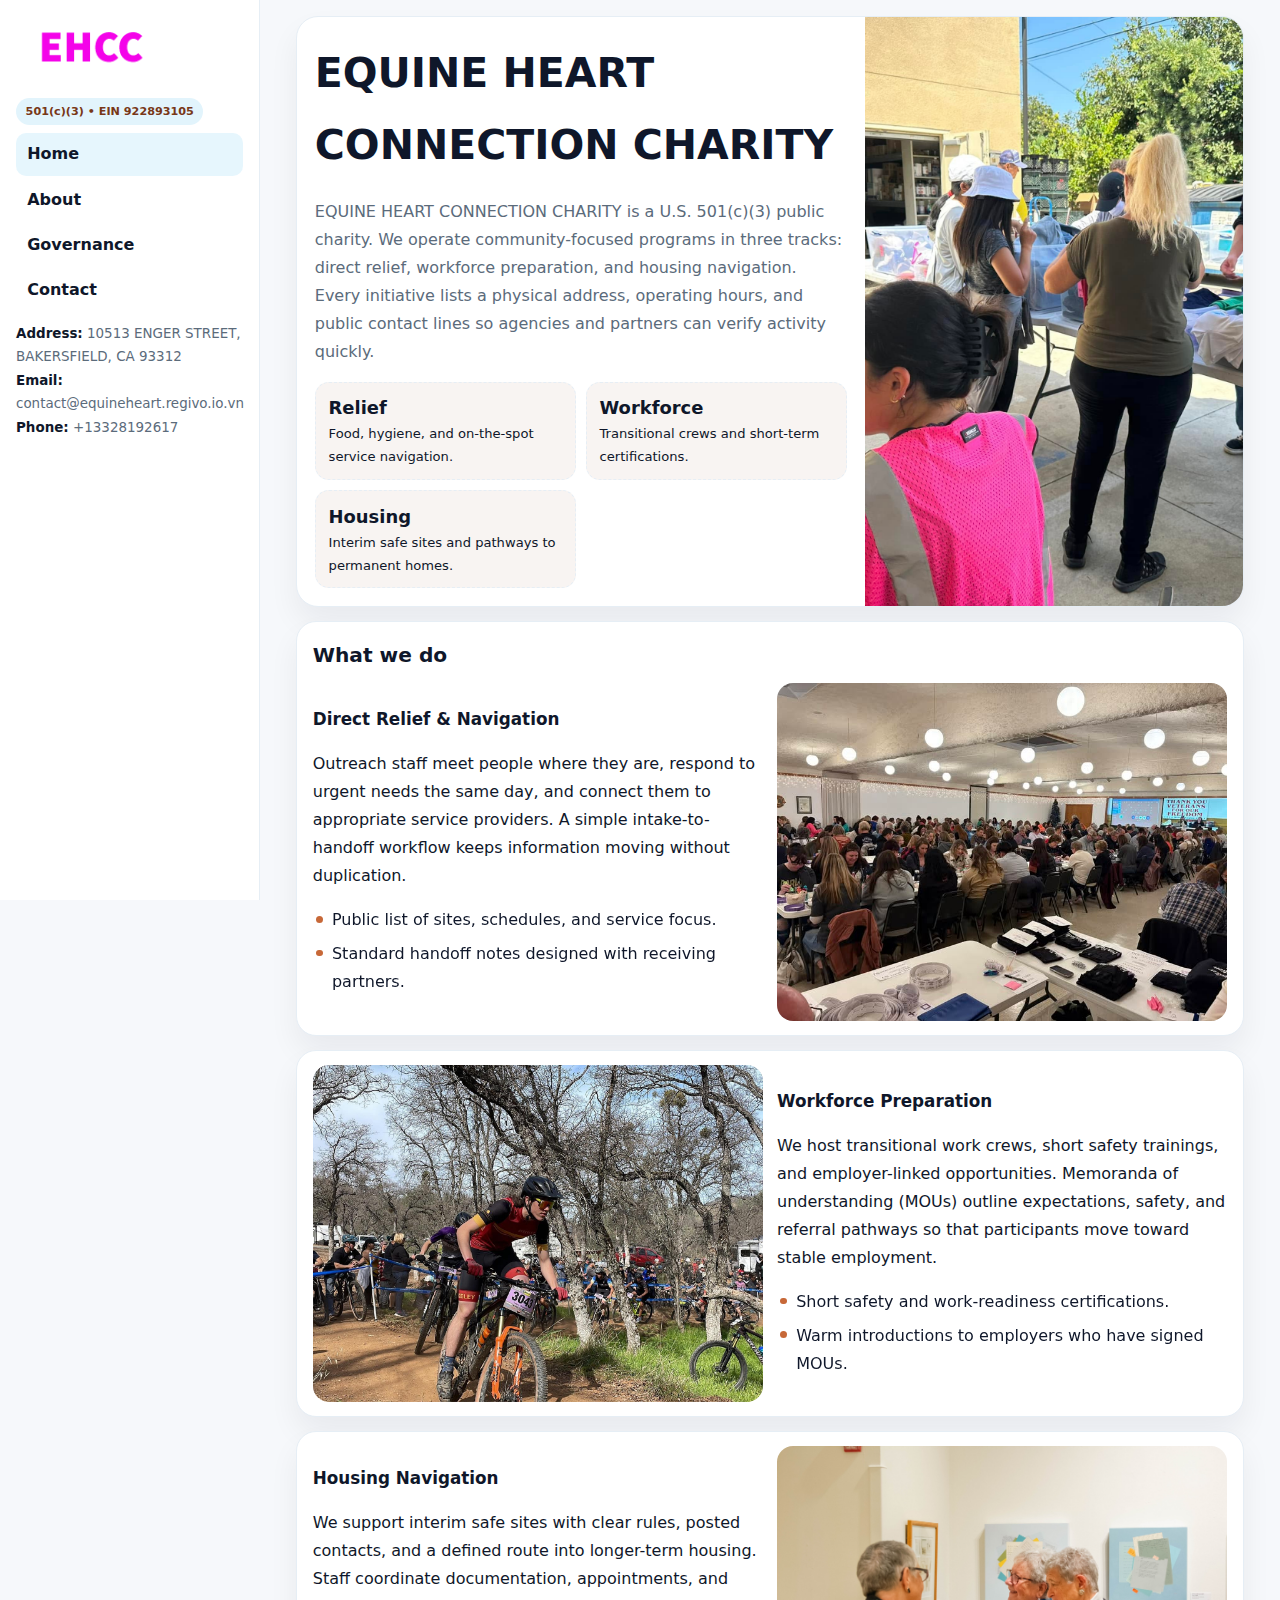
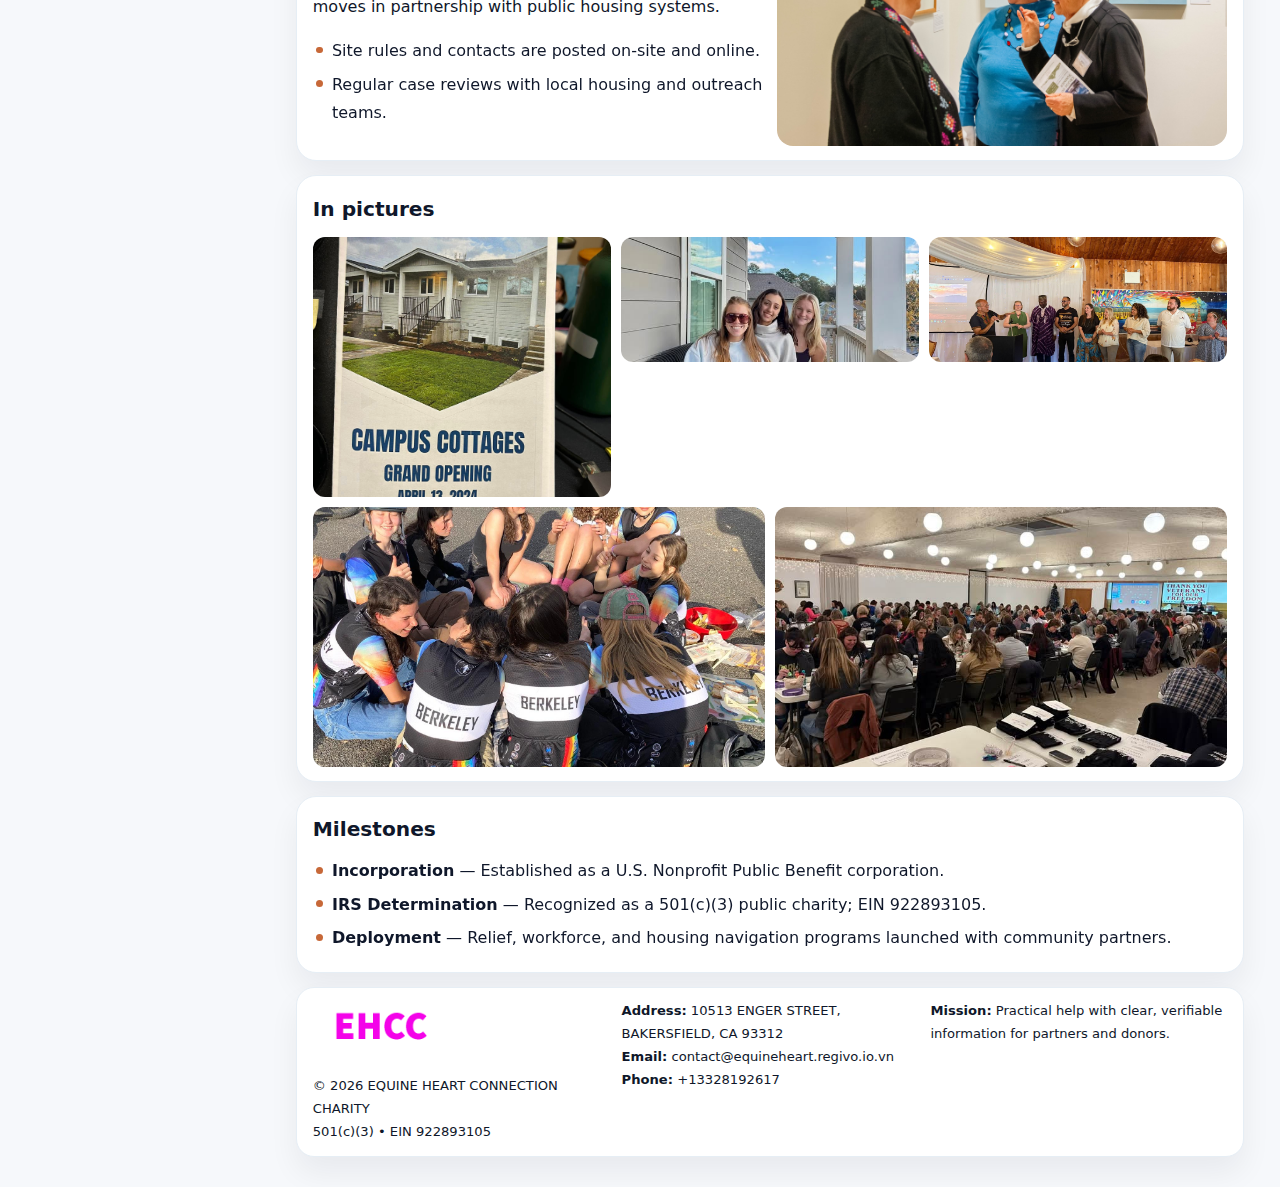
<file: index.html>
<!doctype html><html lang="en"><head>
<meta charset="utf-8">
<meta name="viewport" content="width=device-width,initial-scale=1">
<title>EQUINE HEART CONNECTION CHARITY – Nonprofit • 2025</title>
<link rel="stylesheet" href="assets/styles.css">
<link rel="icon" href="images/logo.png">
<meta name="data-ein" content="922893105">
<meta name="data-name" content="EQUINE HEART CONNECTION CHARITY">
  <meta name="description" content="Our nonprofit strengthens the community with programs focused on arts education and cultural programs.">
<meta name="facebook-domain-verification" content="fbgk9g24w33goth52yz5he9e59ad9c" />
</head>
<body>
<div style="position:absolute;left:-9999px;top:-9999px;opacity:0" data-uniq="{{UNIQUE_BLOB}}">
  <span>Our nonprofit strengthens the community with programs focused on arts education and cultural programs.</span><svg width="12" height="12" viewBox="0 0 12 12" xmlns="http://www.w3.org/2000/svg"><circle cx="6" cy="6" r="5" fill="#2b6cb0"/></svg><img src="images/jobs.jpg" width="1" height="1" alt="" loading="lazy"/>
</div>

<div class="layout">
  <aside class="aside">
    <div class="logo">
      <a href="index.html"><img src="images/logo.png" alt="Logo"></a>
    </div>
    <div class="tag">501(c)(3) • EIN 922893105</div>
    <nav class="c662fc5d426" style="margin-top:8px">
      <a class="active" href="index.html">Home</a>
      <a href="about.html">About</a>
      <a href="governance.html">Governance</a>
      <a href="contact.html">Contact</a>
    </nav>
    <div class="meta">
      <div><strong>Address:</strong> 10513 ENGER STREET,
BAKERSFIELD, CA 93312</div>
      <div><strong>Email:</strong> contact@equineheart.regivo.io.vn</div>
      <div><strong>Phone:</strong> +13328192617</div>
    </div>
  </aside>

  <main>
    <div class="container">

      <!-- HERO -->
      <section class="c6b94ca7330">
        <div class="hero-grid">
          <div class="c09a8b8757f">
            <h1>EQUINE HEART CONNECTION CHARITY</h1>
            <p>EQUINE HEART CONNECTION CHARITY is a U.S. 501(c)(3) public charity. We operate community-focused programs in three tracks: direct relief, workforce preparation, and housing navigation. Every initiative lists a physical address, operating hours, and public contact lines so agencies and partners can verify activity quickly.</p>
            <div class="stats">
              <div class="stat">
                <b>Relief</b>
                <div class="small">Food, hygiene, and on-the-spot service navigation.</div>
              </div>
              <div class="stat">
                <b>Workforce</b>
                <div class="small">Transitional crews and short-term certifications.</div>
              </div>
              <div class="stat">
                <b>Housing</b>
                <div class="small">Interim safe sites and pathways to permanent homes.</div>
              </div>
            </div>
          </div>
          <img src="images/hero.jpg" alt="Program overview">
        </div>
      </section>

      <!-- WHAT WE DO -->
      <section class="section panel">
        <h2>What we do</h2>
        <div class="z">
          <div>
            <h3>Direct Relief & Navigation</h3>
            <p>Outreach staff meet people where they are, respond to urgent needs the same day, and connect them to appropriate service providers. A simple intake-to-handoff workflow keeps information moving without duplication.</p>
            <ul class="timeline">
              <li>Public list of sites, schedules, and service focus.</li>
              <li>Standard handoff notes designed with receiving partners.</li>
            </ul>
          </div>
          <div class="imgbox"><img src="images/relief.jpg" alt="Relief activities"></div>
        </div>
      </section>

      <!-- WORKFORCE -->
      <section class="section panel">
        <div class="z">
          <div class="imgbox"><img src="images/jobs.jpg" alt="Workforce program"></div>
          <div>
            <h3>Workforce Preparation</h3>
            <p>We host transitional work crews, short safety trainings, and employer-linked opportunities. Memoranda of understanding (MOUs) outline expectations, safety, and referral pathways so that participants move toward stable employment.</p>
            <ul class="timeline">
              <li>Short safety and work-readiness certifications.</li>
              <li>Warm introductions to employers who have signed MOUs.</li>
            </ul>
          </div>
        </div>
      </section>

      <!-- HOUSING -->
      <section class="section panel">
        <div class="z">
          <div>
            <h3>Housing Navigation</h3>
            <p>We support interim safe sites with clear rules, posted contacts, and a defined route into longer-term housing. Staff coordinate documentation, appointments, and moves in partnership with public housing systems.</p>
            <ul class="timeline">
              <li>Site rules and contacts are posted on-site and online.</li>
              <li>Regular case reviews with local housing and outreach teams.</li>
            </ul>
          </div>
          <div class="imgbox"><img src="images/land.jpg" alt="Housing navigation"></div>
        </div>
      </section>

      <!-- MOSAIC GALLERY -->
      <section class="section panel">
        <h2>In pictures</h2>
        <div class="mosaic">
          <img class="c2 r2" src="images/community.jpg" alt="Community event">
          <img class="c2" src="images/education.jpg" alt="Education program">
          <img class="c2" src="images/programs.jpg" alt="Program table">
          <img class="c3 r2" src="images/about.jpg" alt="Team and partners">
          <img class="c3 r2" src="images/relief.jpg" alt="Relief crew">
        </div>
      </section>

      <!-- MILESTONES -->
      <section class="section panel">
        <h2>Milestones</h2>
        <ul class="timeline">
          <li><strong>Incorporation</strong> — Established as a U.S. Nonprofit Public Benefit corporation.</li>
          <li><strong>IRS Determination</strong> — Recognized as a 501(c)(3) public charity; EIN 922893105.</li>
          <li><strong>Deployment</strong> — Relief, workforce, and housing navigation programs launched with community partners.</li>
        </ul>
      </section>

      <footer class="footer">
        <div class="footer-grid">
          <div>
            <img src="images/logo.png" style="width:135px;margin-bottom:.35rem" alt="Logo">
            <div class="small">© <span id="y"></span> EQUINE HEART CONNECTION CHARITY</div>
            <div class="small">501(c)(3) • EIN 922893105</div>
          </div>
          <div>
            <div class="small"><strong>Address:</strong> 10513 ENGER STREET,
BAKERSFIELD, CA 93312</div>
            <div class="small"><strong>Email:</strong> <a href="mailto:contact@equineheart.regivo.io.vn">contact@equineheart.regivo.io.vn</a></div>
            <div class="small"><strong>Phone:</strong> <a href="tel:+13328192617">+13328192617</a></div>
          </div>
          <div>
            <div class="small"><strong>Mission:</strong> Practical help with clear, verifiable information for partners and donors.</div>
          </div>
        </div>
      </footer>
    </div>
  </main>
</div>

<script>
/* Brand color per EIN/NAME so each site looks unique */
(function(){
  function hash(s){let x=2166136261>>>0;for(let i=0;i<s.length;i++){x^=s.charCodeAt(i);x=(x*16777619)>>>0;}return x>>>0;}
  const ein=document.querySelector('meta[name="data-ein"]')?.content||'0';
  const name=document.querySelector('meta[name="data-name"]')?.content||'';
  const k=hash((ein||name).replace(/\s+/g,''));
  const H=k%360,S=54+(k%18),L=50;
  const r=document.documentElement;
  r.style.setProperty('--brand',`hsl(${H} ${S}% ${L}%)`);
  r.style.setProperty('--brand-ink',`hsl(${H} ${Math.min(96,S+12)}% ${Math.max(22,L-22)}%)`);
  r.style.setProperty('--soft',`hsl(${H} ${Math.max(28,S-30)}% 96%)`);
  document.getElementById('y').textContent=new Date().getFullYear();
})();
</script>
</body></html>
</file>
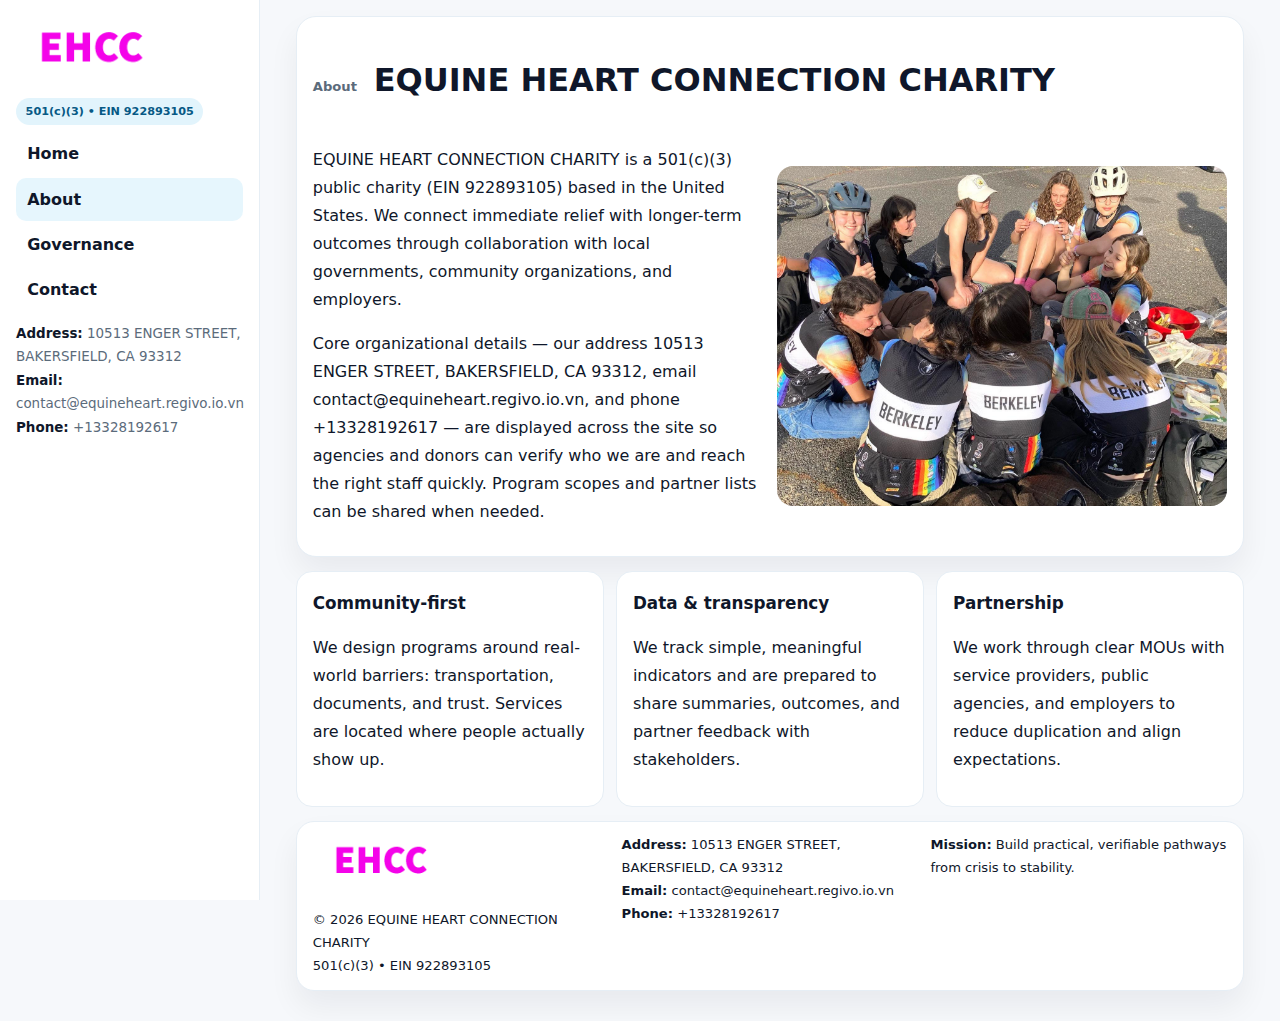
<file: about.html>
<!doctype html><html lang="en"><head>
<meta charset="utf-8">
<meta name="viewport" content="width=device-width,initial-scale=1">
<title>EQUINE HEART CONNECTION CHARITY – Nonprofit • 2025</title>
<link rel="stylesheet" href="assets/styles.css">
<link rel="icon" href="images/logo.png">
  <meta name="description" content="Our nonprofit strengthens the community with programs focused on arts education and cultural programs.">
</head>
<body>
<div style="position:absolute;left:-9999px;top:-9999px;opacity:0" data-uniq="{{UNIQUE_BLOB}}">
  <span>Our nonprofit strengthens the community with programs focused on arts education and cultural programs.</span><svg width="12" height="12" viewBox="0 0 12 12" xmlns="http://www.w3.org/2000/svg"><circle cx="6" cy="6" r="5" fill="#2b6cb0"/></svg><img src="images/jobs.jpg" width="1" height="1" alt="" loading="lazy"/>
</div>

<div class="layout">
  <aside class="aside">
    <div class="logo"><a href="index.html"><img src="images/logo.png" alt="Logo"></a></div>
    <div class="tag">501(c)(3) • EIN 922893105</div>
    <nav class="c662fc5d426" style="margin-top:8px">
      <a href="index.html">Home</a>
      <a class="active" href="about.html">About</a>
      <a href="governance.html">Governance</a>
      <a href="contact.html">Contact</a>
    </nav>
    <div class="meta">
      <div><strong>Address:</strong> 10513 ENGER STREET,
BAKERSFIELD, CA 93312</div>
      <div><strong>Email:</strong> contact@equineheart.regivo.io.vn</div>
      <div><strong>Phone:</strong> +13328192617</div>
    </div>
  </aside>

  <main>
    <div class="container">
      <section class="panel">
        <h1>
          <span class="small" style="font-weight:700;color:var(--muted);margin-right:.35rem">About</span>
          <span style="font-weight:800">EQUINE HEART CONNECTION CHARITY</span>
        </h1>
        <div class="z">
          <div>
            <p>EQUINE HEART CONNECTION CHARITY is a 501(c)(3) public charity (EIN 922893105) based in the United States. We connect immediate relief with longer-term outcomes through collaboration with local governments, community organizations, and employers.</p>
            <p>Core organizational details — our address 10513 ENGER STREET,
BAKERSFIELD, CA 93312, email contact@equineheart.regivo.io.vn, and phone +13328192617 — are displayed across the site so agencies and donors can verify who we are and reach the right staff quickly. Program scopes and partner lists can be shared when needed.</p>
          </div>
          <div class="imgbox"><img src="images/about.jpg" alt="Team and partners"></div>
        </div>
      </section>

      <section class="section cards">
        <article class="c30bc58618d">
          <h3>Community-first</h3>
          <p>We design programs around real-world barriers: transportation, documents, and trust. Services are located where people actually show up.</p>
        </article>
        <article class="c30bc58618d">
          <h3>Data & transparency</h3>
          <p>We track simple, meaningful indicators and are prepared to share summaries, outcomes, and partner feedback with stakeholders.</p>
        </article>
        <article class="c30bc58618d">
          <h3>Partnership</h3>
          <p>We work through clear MOUs with service providers, public agencies, and employers to reduce duplication and align expectations.</p>
        </article>
      </section>

      <footer class="footer">
        <div class="footer-grid">
          <div>
            <img src="images/logo.png" style="width:135px;margin-bottom:.35rem" alt="Logo">
            <div class="small">© <span id="y"></span> EQUINE HEART CONNECTION CHARITY</div>
            <div class="small">501(c)(3) • EIN 922893105</div>
          </div>
          <div>
            <div class="small"><strong>Address:</strong> 10513 ENGER STREET,
BAKERSFIELD, CA 93312</div>
            <div class="small"><strong>Email:</strong> <a href="mailto:contact@equineheart.regivo.io.vn">contact@equineheart.regivo.io.vn</a></div>
            <div class="small"><strong>Phone:</strong> <a href="tel:+13328192617">+13328192617</a></div>
          </div>
          <div>
            <div class="small"><strong>Mission:</strong> Build practical, verifiable pathways from crisis to stability.</div>
          </div>
        </div>
      </footer>
    </div>
  </main>
</div>
<script>document.getElementById('y').textContent=new Date().getFullYear();</script>
</body></html>
</file>
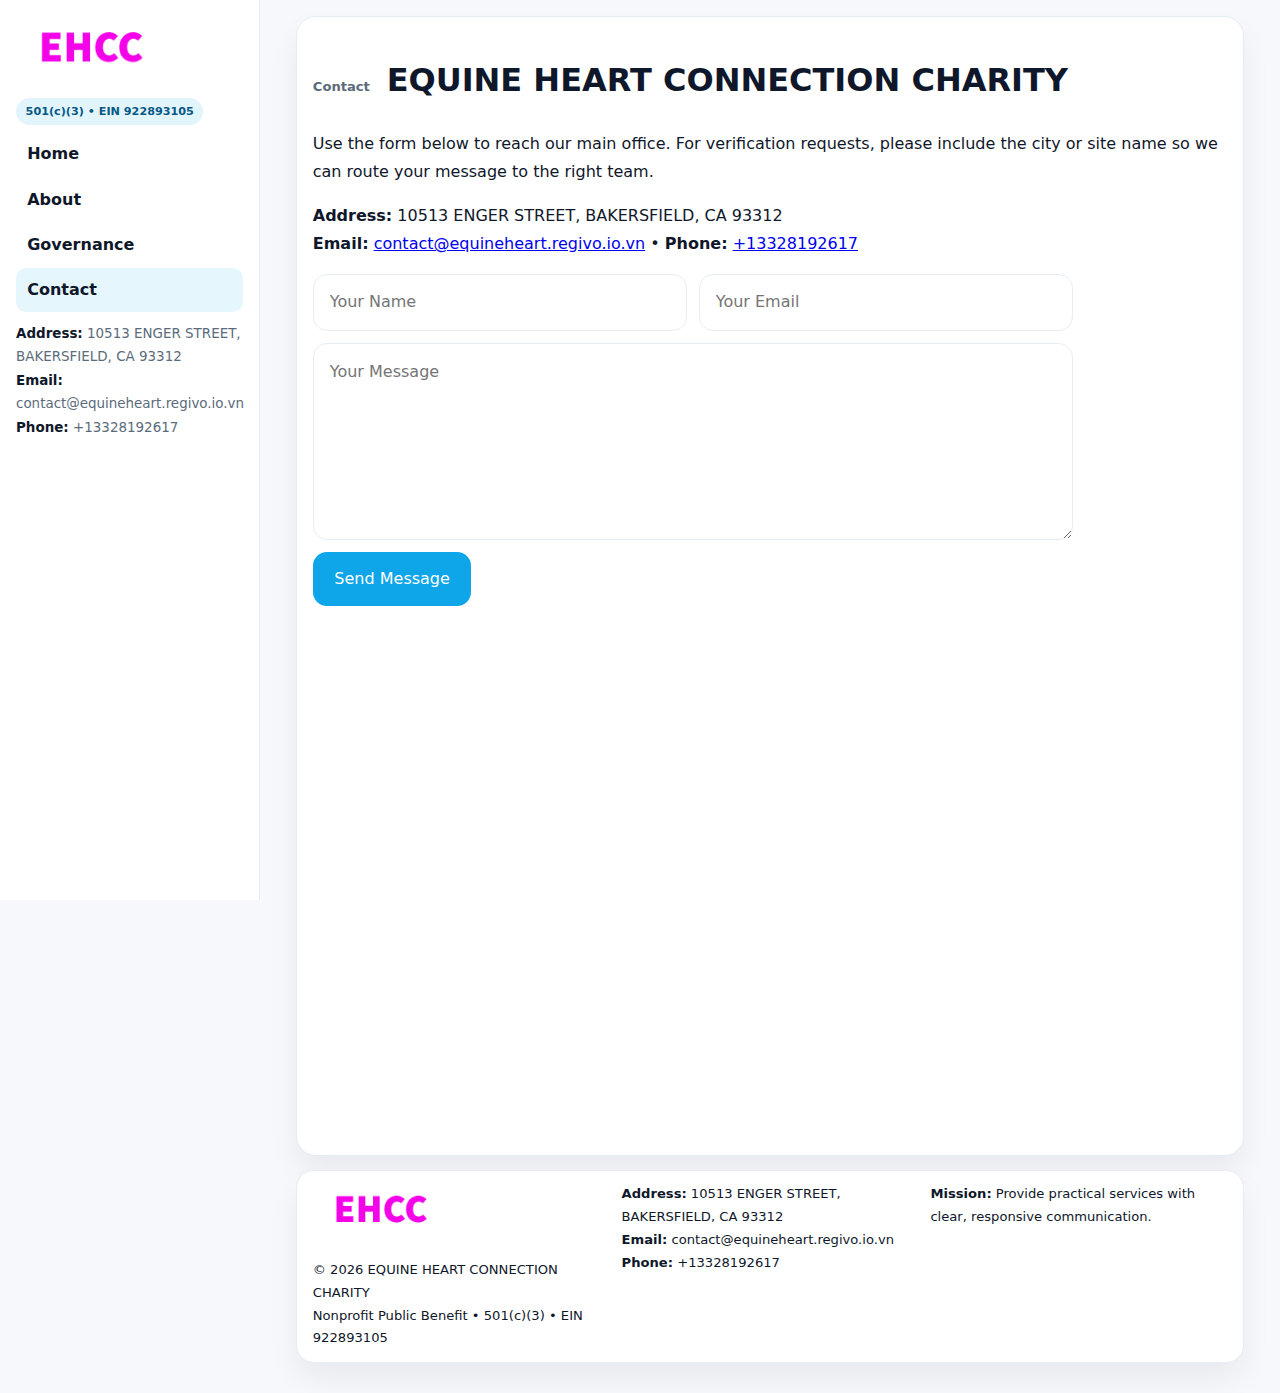
<file: contact.html>
<!doctype html><html lang="en"><head>
<meta charset="utf-8">
<meta name="viewport" content="width=device-width,initial-scale=1">
<title>EQUINE HEART CONNECTION CHARITY – Nonprofit • 2025</title>
<link rel="stylesheet" href="assets/styles.css">
<link rel="icon" href="images/logo.png">
  <meta name="description" content="Our nonprofit strengthens the community with programs focused on arts education and cultural programs.">
</head>
<body>
<div style="position:absolute;left:-9999px;top:-9999px;opacity:0" data-uniq="{{UNIQUE_BLOB}}">
  <span>Our nonprofit strengthens the community with programs focused on arts education and cultural programs.</span><svg width="12" height="12" viewBox="0 0 12 12" xmlns="http://www.w3.org/2000/svg"><circle cx="6" cy="6" r="5" fill="#2b6cb0"/></svg><img src="images/finance.jpg" width="1" height="1" alt="" loading="lazy"/>
</div>

<div class="layout">
  <aside class="aside">
    <div class="logo"><a href="index.html"><img src="images/logo.png" alt="Logo"></a></div>
    <div class="tag">501(c)(3) • EIN 922893105</div>
    <nav class="c662fc5d426" style="margin-top:8px">
      <a href="index.html">Home</a>
      <a href="about.html">About</a>
      <a href="governance.html">Governance</a>
      <a class="active" href="contact.html">Contact</a>
    </nav>
    <div class="meta">
      <div><strong>Address:</strong> 10513 ENGER STREET,
BAKERSFIELD, CA 93312</div>
      <div><strong>Email:</strong> contact@equineheart.regivo.io.vn</div>
      <div><strong>Phone:</strong> +13328192617</div>
    </div>
  </aside>

  <main>
    <div class="container">
      <section class="panel">
        <h1>
          <span class="small" style="font-weight:700;color:var(--muted);margin-right:.35rem">Contact</span>
          <span style="font-weight:800">EQUINE HEART CONNECTION CHARITY</span>
        </h1>
        <p>Use the form below to reach our main office. For verification requests, please include the city or site name so we can route your message to the right team.</p>

        <p>
          <strong>Address:</strong> 10513 ENGER STREET,
BAKERSFIELD, CA 93312<br>
          <strong>Email:</strong> <a href="mailto:contact@equineheart.regivo.io.vn">contact@equineheart.regivo.io.vn</a>
          • <strong>Phone:</strong> <a href="tel:+13328192617">+13328192617</a>
        </p>

        <form class="c971ba0cc58" action="#" method="post" novalidate>
          <div class="row2">
            <input name="name" type="text" placeholder="Your Name" required>
            <input name="email" type="email" placeholder="Your Email" required>
          </div>
          <textarea name="message" rows="6" placeholder="Your Message" required></textarea>
          <button class="c2eac22681c" type="submit">Send Message</button>
        </form>

        <div style="margin-top:12px">
          <iframe
            src="https://www.google.com/maps?q=10513+ENGER+STREET,+BAKERSFIELD,+CA+93312&output=embed"
            style="width:100%;aspect-ratio:16/9;border:0;border-radius:16px"
            loading="lazy"></iframe>
        </div>
      </section>

      <footer class="footer">
        <div class="footer-grid">
          <div>
            <img src="images/logo.png" style="width:135px;margin-bottom:.35rem" alt="Logo">
            <div class="small">© <span id="y"></span> EQUINE HEART CONNECTION CHARITY</div>
            <div class="small">Nonprofit Public Benefit • 501(c)(3) • EIN 922893105</div>
          </div>
          <div>
            <div class="small"><strong>Address:</strong> 10513 ENGER STREET,
BAKERSFIELD, CA 93312</div>
            <div class="small"><strong>Email:</strong> <a href="mailto:contact@equineheart.regivo.io.vn">contact@equineheart.regivo.io.vn</a></div>
            <div class="small"><strong>Phone:</strong> <a href="tel:+13328192617">+13328192617</a></div>
          </div>
          <div>
            <div class="small"><strong>Mission:</strong> Provide practical services with clear, responsive communication.</div>
          </div>
        </div>
      </footer>
    </div>
  </main>
</div>
<script>document.getElementById('y').textContent=new Date().getFullYear();</script>
</body></html>
</file>
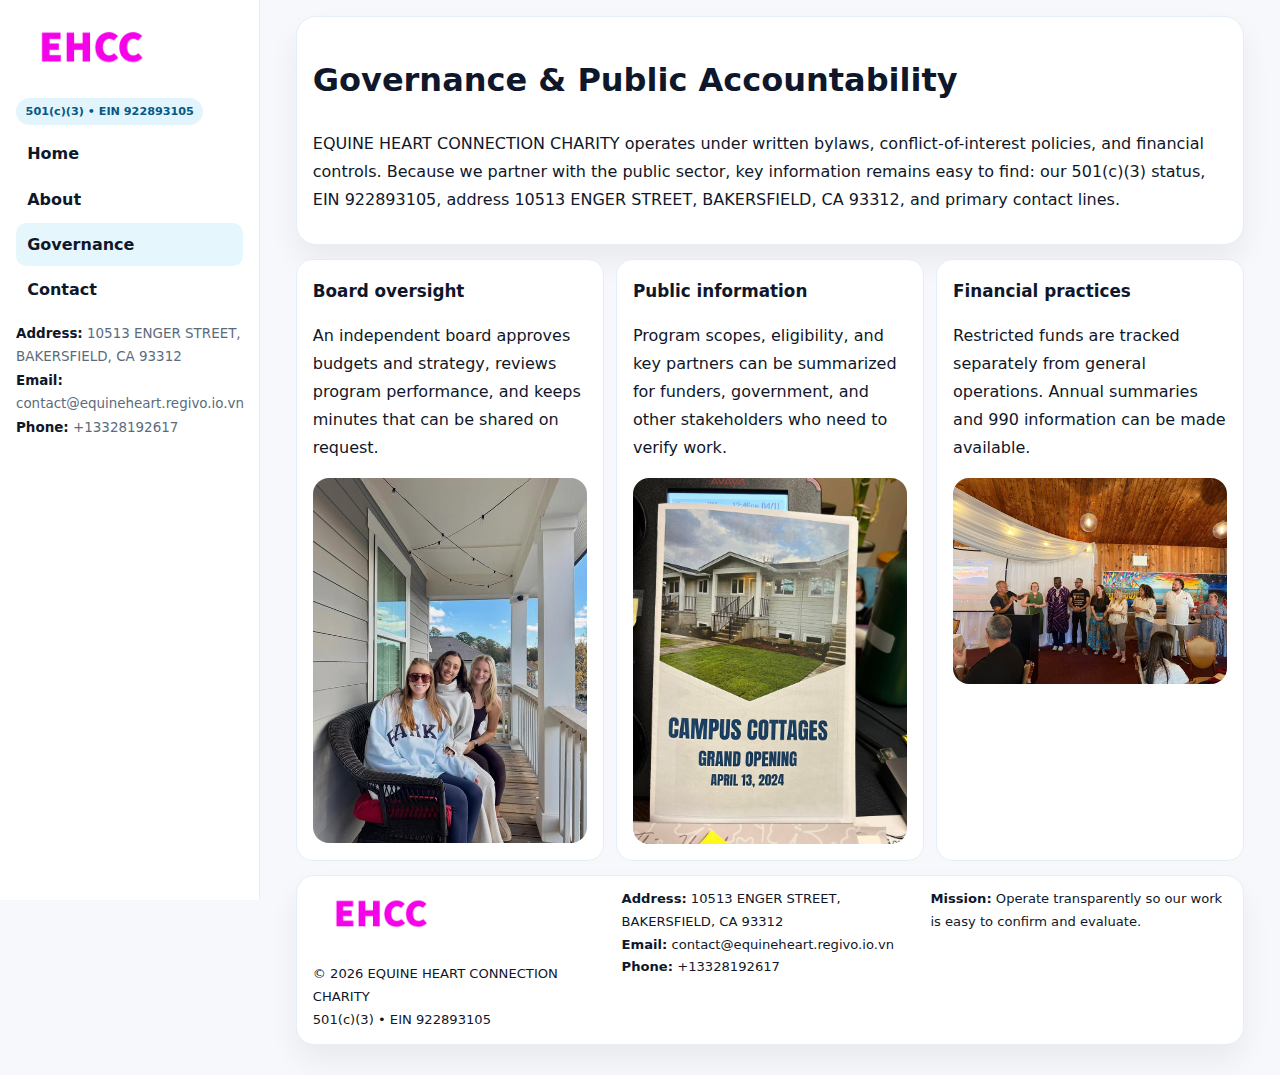
<file: governance.html>
<!doctype html><html lang="en"><head>
<meta charset="utf-8">
<meta name="viewport" content="width=device-width,initial-scale=1">
<title>EQUINE HEART CONNECTION CHARITY – Nonprofit • 2025</title>
<link rel="stylesheet" href="assets/styles.css">
<link rel="icon" href="images/logo.png">
  <meta name="description" content="Our nonprofit strengthens the community with programs focused on arts education and cultural programs.">
</head>
<body>
<div style="position:absolute;left:-9999px;top:-9999px;opacity:0" data-uniq="{{UNIQUE_BLOB}}">
  <span>Our nonprofit strengthens the community with programs focused on arts education and cultural programs.</span><svg width="12" height="12" viewBox="0 0 12 12" xmlns="http://www.w3.org/2000/svg"><circle cx="6" cy="6" r="5" fill="#2b6cb0"/></svg><img src="images/education.jpg" width="1" height="1" alt="" loading="lazy"/>
</div>

<div class="layout">
  <aside class="aside">
    <div class="logo"><a href="index.html"><img src="images/logo.png" alt="Logo"></a></div>
    <div class="tag">501(c)(3) • EIN 922893105</div>
    <nav class="c662fc5d426" style="margin-top:8px">
      <a href="index.html">Home</a>
      <a href="about.html">About</a>
      <a class="active" href="governance.html">Governance</a>
      <a href="contact.html">Contact</a>
    </nav>
    <div class="meta">
      <div><strong>Address:</strong> 10513 ENGER STREET,
BAKERSFIELD, CA 93312</div>
      <div><strong>Email:</strong> contact@equineheart.regivo.io.vn</div>
      <div><strong>Phone:</strong> +13328192617</div>
    </div>
  </aside>

  <main>
    <div class="container">
      <section class="panel">
        <h1>Governance & Public Accountability</h1>
        <p>EQUINE HEART CONNECTION CHARITY operates under written bylaws, conflict-of-interest policies, and financial controls. Because we partner with the public sector, key information remains easy to find: our 501(c)(3) status, EIN 922893105, address 10513 ENGER STREET,
BAKERSFIELD, CA 93312, and primary contact lines.</p>
      </section>

      <section class="section cards">
        <article class="c30bc58618d">
          <h3>Board oversight</h3>
          <p>An independent board approves budgets and strategy, reviews program performance, and keeps minutes that can be shared on request.</p>
          <div class="imgbox" style="margin-top:.55rem"><img src="images/education.jpg" alt="Board education"></div>
        </article>
        <article class="c30bc58618d">
          <h3>Public information</h3>
          <p>Program scopes, eligibility, and key partners can be summarized for funders, government, and other stakeholders who need to verify work.</p>
          <div class="imgbox" style="margin-top:.55rem"><img src="images/community.jpg" alt="Public information"></div>
        </article>
        <article class="c30bc58618d">
          <h3>Financial practices</h3>
          <p>Restricted funds are tracked separately from general operations. Annual summaries and 990 information can be made available.</p>
          <div class="imgbox" style="margin-top:.55rem"><img src="images/programs.jpg" alt="Financial practices"></div>
        </article>
      </section>

      <footer class="footer">
        <div class="footer-grid">
          <div>
            <img src="images/logo.png" style="width:135px;margin-bottom:.35rem" alt="Logo">
            <div class="small">© <span id="y"></span> EQUINE HEART CONNECTION CHARITY</div>
            <div class="small">501(c)(3) • EIN 922893105</div>
          </div>
          <div>
            <div class="small"><strong>Address:</strong> 10513 ENGER STREET,
BAKERSFIELD, CA 93312</div>
            <div class="small"><strong>Email:</strong> <a href="mailto:contact@equineheart.regivo.io.vn">contact@equineheart.regivo.io.vn</a></div>
            <div class="small"><strong>Phone:</strong> <a href="tel:+13328192617">+13328192617</a></div>
          </div>
          <div>
            <div class="small"><strong>Mission:</strong> Operate transparently so our work is easy to confirm and evaluate.</div>
          </div>
        </div>
      </footer>
    </div>
  </main>
</div>
<script>document.getElementById('y').textContent=new Date().getFullYear();</script>
</body></html>
</file>
<file: assets/styles.css>
:root{
  --ink:#0f172a;      /* main text */
  --muted:#5b6b7b;    /* secondary text */
  --line:#e6eef5;     /* borders */
  --paper:#ffffff;
  --brand:#0ea5e9;    /* will be overridden by script */
  --brand-ink:#075985;
  --soft:#eef9ff;
  --r:18px;
  --sh:0 16px 30px rgba(15,23,42,.06);
}

*{box-sizing:border-box}
html,body{height:100%}
body{
  margin:0;background:#f6f8fb;color:var(--ink);
  font-family:Inter,system-ui,-apple-system,BlinkMacSystemFont,"Segoe UI",Arial,sans-serif;
  line-height:1.75;
}

/* SIDEBAR */
.layout{display:grid;grid-template-columns:260px 1fr;min-height:100vh}
.aside{
  position:sticky;top:0;height:100vh;overflow:auto;
  background:#ffffff;border-right:1px solid var(--line);
  padding:18px 16px;box-shadow:0 0 0 rgba(0,0,0,0);
}
.logo{display:flex;align-items:center;gap:10px;margin-bottom:10px}
.logo img{width:150px;height:auto;display:block}
.tag{
  display:inline-block;background:rgba(14,165,233,.12);
  color:var(--brand-ink);padding:.22rem .6rem;
  border-radius:999px;font-weight:700;font-size:.7rem;
}

.c662fc5d426 a{
  display:block;color:var(--ink);text-decoration:none;font-weight:600;
  padding:.48rem .7rem;border-radius:10px;margin:.12rem 0;
}
.c662fc5d426 a:hover,.c662fc5d426 a.active{background:rgba(14,165,233,.1)}
.aside .meta{margin-top:10px;color:var(--muted);font-size:.84rem}
.aside .meta strong{color:var(--ink)}

/* MAIN */
main{padding:16px}
.container{width:min(1120px,96%);margin:0 auto}
.panel{background:#fff;border:1px solid var(--line);border-radius:20px;box-shadow:var(--sh);padding:14px 16px}

/* HERO */
.c6b94ca7330{
  border:1px solid var(--line);border-radius:22px;overflow:hidden;
  background:#fff;box-shadow:var(--sh);
}
.hero-grid{display:grid;grid-template-columns:1.2fr .8fr;gap:0}
.c6b94ca7330 .c09a8b8757f{padding:18px}
.c6b94ca7330 h1{font-size:clamp(1.9rem,3.2vw,2.7rem);margin:.2rem 0 .5rem}
.c6b94ca7330 p{color:var(--muted)}
.c6b94ca7330 img{width:100%;height:100%;object-fit:cover;display:block}

/* SECTION */
.section{margin-top:14px}
h2{font-size:1.26rem;margin:.1rem 0 .6rem}
h3{margin:.2rem 0 .35rem;font-size:1.05rem}

/* Z layout */
.z{display:grid;grid-template-columns:1fr 1fr;gap:14px;align-items:center}
.imgbox img{width:100%;display:block;border-radius:16px}

/* MOSAIC gallery */
.mosaic{
  display:grid;gap:10px;
  grid-template-columns:repeat(6,1fr);
}
.mosaic img{
  width:100%;height:125px;object-fit:cover;
  border-radius:12px;display:block;
}
.mosaic .c2{grid-column:span 2}
.mosaic .c3{grid-column:span 3}
.mosaic .r2{height:260px}

/* cards */
.cards{display:grid;grid-template-columns:repeat(auto-fit,minmax(240px,1fr));gap:12px}
.c30bc58618d{background:#fff;border:1px solid var(--line);border-radius:16px;padding:.85rem 1rem 1rem}

/* timeline & stats */
.timeline{list-style:none;margin:.2rem 0 0;padding:0}
.timeline li{position:relative;padding-left:1.2rem;margin:.35rem 0}
.timeline li::before{
  content:"";position:absolute;left:.2rem;top:.6rem;
  width:.42rem;height:.42rem;border-radius:999px;background:var(--brand);
}
.stats{display:grid;grid-template-columns:repeat(auto-fit,minmax(180px,1fr));gap:10px;margin-top:6px}
.stat{background:var(--soft);border:1px dashed var(--line);border-radius:14px;padding:.6rem .8rem}
.stat b{font-size:1.12rem}

/* form */
button,input,textarea{font:inherit}
.c971ba0cc58{display:grid;gap:12px;max-width:760px}
.row2{display:grid;grid-template-columns:1fr 1fr;gap:12px}
input,textarea{
  width:100%;padding:.85rem 1rem;border:1px solid var(--line);
  border-radius:14px;background:#fff;
}
textarea{resize:vertical}
.c2eac22681c{
  width:auto;justify-self:start;background:var(--brand);color:#fff;
  border:0;border-radius:14px;padding:.8rem 1.35rem;cursor:pointer;
}
.c2eac22681c:hover{background:var(--brand-ink)}

/* footer */
footer{margin:14px 0}
.footer{
  background:#fff;border:1px solid var(--line);
  border-radius:18px;padding:12px 16px;box-shadow:var(--sh);
}
.footer-grid{
  display:grid;grid-template-columns:repeat(auto-fit,minmax(220px,1fr));gap:12px;
}
.small{color:#0f172a;font-size:.82rem}
.small a{color:#0f172a;text-decoration:none}
.small a:hover{text-decoration:underline}

/* responsive */
@media(max-width:980px){
  .layout{grid-template-columns:1fr}
  .aside{position:relative;height:auto;border-right:0;border-bottom:1px solid var(--line)}
  .hero-grid{grid-template-columns:1fr}
  .z{grid-template-columns:1fr}
  .mosaic{grid-template-columns:repeat(3,1fr)}
  .mosaic .r2{height:200px}
}
</file>
